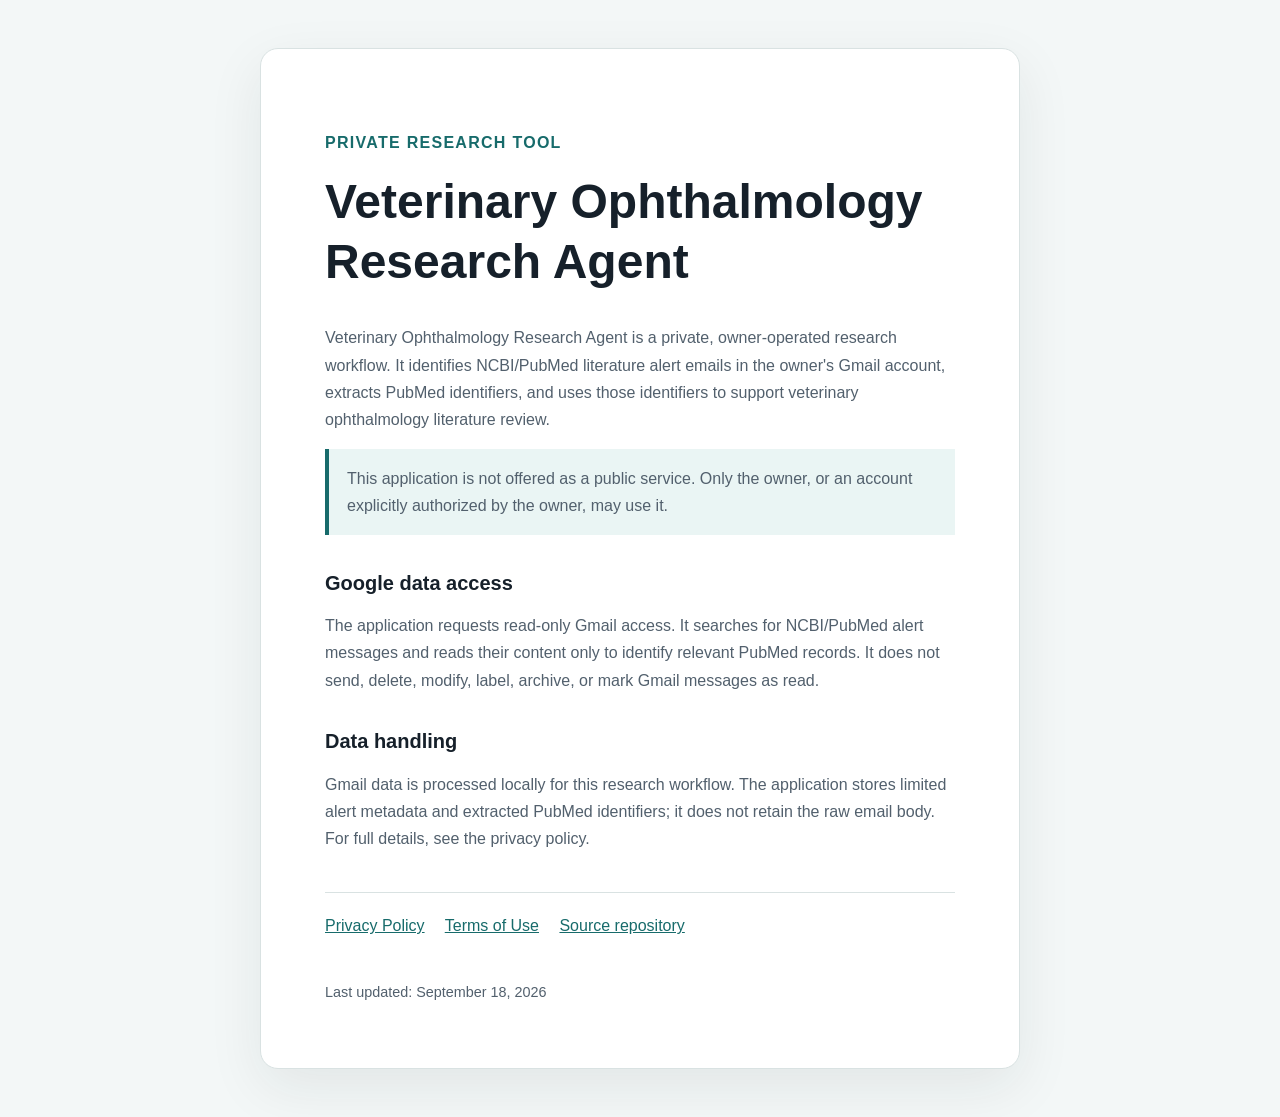
<file: index.html>
<!doctype html>
<html lang="en">
<head>
  <meta charset="utf-8">
  <meta name="viewport" content="width=device-width, initial-scale=1">
  <meta name="description" content="Veterinary Ophthalmology Research Agent is a private research workflow for identifying PubMed literature alerts received through Gmail.">
  <title>Veterinary Ophthalmology Research Agent</title>
  <link rel="stylesheet" href="/styles.css">
</head>
<body>
  <main>
    <p class="eyebrow">Private research tool</p>
    <h1>Veterinary Ophthalmology Research Agent</h1>
    <p>Veterinary Ophthalmology Research Agent is a private, owner-operated research workflow. It identifies NCBI/PubMed literature alert emails in the owner's Gmail account, extracts PubMed identifiers, and uses those identifiers to support veterinary ophthalmology literature review.</p>
    <p class="notice">This application is not offered as a public service. Only the owner, or an account explicitly authorized by the owner, may use it.</p>

    <h2>Google data access</h2>
    <p>The application requests read-only Gmail access. It searches for NCBI/PubMed alert messages and reads their content only to identify relevant PubMed records. It does not send, delete, modify, label, archive, or mark Gmail messages as read.</p>

    <h2>Data handling</h2>
    <p>Gmail data is processed locally for this research workflow. The application stores limited alert metadata and extracted PubMed identifiers; it does not retain the raw email body. For full details, see the privacy policy.</p>

    <nav aria-label="Legal">
      <a href="/privacy/">Privacy Policy</a>
      <a href="/terms/">Terms of Use</a>
      <a href="https://github.com/300yen/300yen.github.io">Source repository</a>
    </nav>
    <footer>Last updated: September 18, 2026</footer>
  </main>
</body>
</html>
</file>
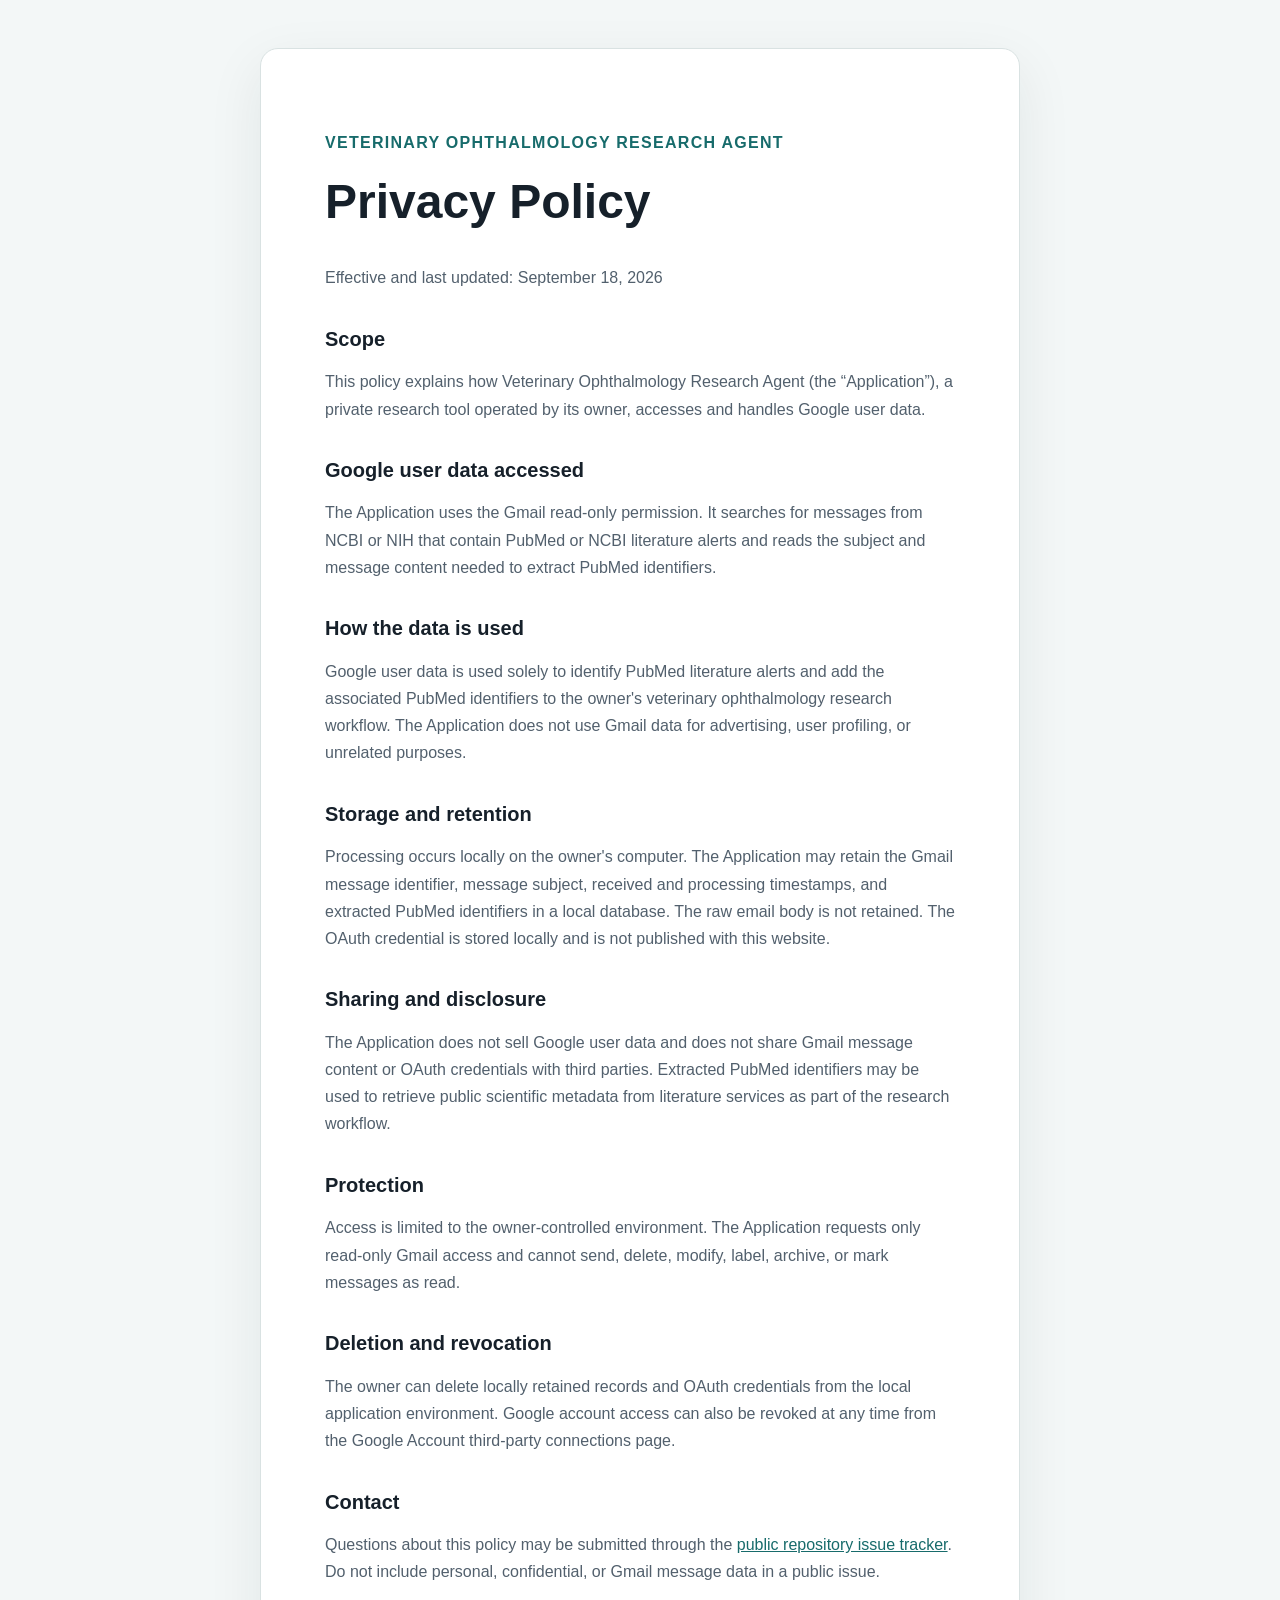
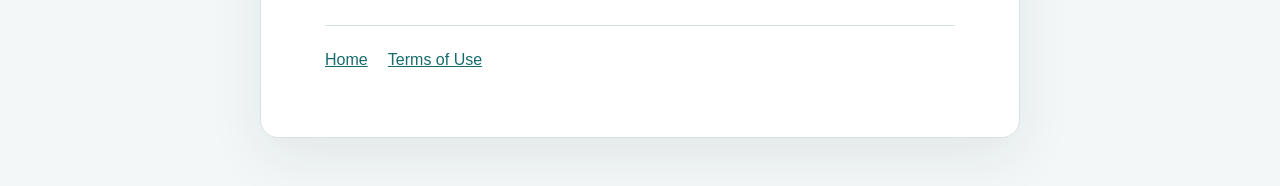
<file: privacy/index.html>
<!doctype html>
<html lang="en">
<head>
  <meta charset="utf-8">
  <meta name="viewport" content="width=device-width, initial-scale=1">
  <meta name="description" content="Privacy Policy for Veterinary Ophthalmology Research Agent.">
  <title>Privacy Policy — Veterinary Ophthalmology Research Agent</title>
  <link rel="stylesheet" href="/styles.css">
</head>
<body>
  <main>
    <p class="eyebrow">Veterinary Ophthalmology Research Agent</p>
    <h1>Privacy Policy</h1>
    <p>Effective and last updated: September 18, 2026</p>

    <h2>Scope</h2>
    <p>This policy explains how Veterinary Ophthalmology Research Agent (the “Application”), a private research tool operated by its owner, accesses and handles Google user data.</p>

    <h2>Google user data accessed</h2>
    <p>The Application uses the Gmail read-only permission. It searches for messages from NCBI or NIH that contain PubMed or NCBI literature alerts and reads the subject and message content needed to extract PubMed identifiers.</p>

    <h2>How the data is used</h2>
    <p>Google user data is used solely to identify PubMed literature alerts and add the associated PubMed identifiers to the owner's veterinary ophthalmology research workflow. The Application does not use Gmail data for advertising, user profiling, or unrelated purposes.</p>

    <h2>Storage and retention</h2>
    <p>Processing occurs locally on the owner's computer. The Application may retain the Gmail message identifier, message subject, received and processing timestamps, and extracted PubMed identifiers in a local database. The raw email body is not retained. The OAuth credential is stored locally and is not published with this website.</p>

    <h2>Sharing and disclosure</h2>
    <p>The Application does not sell Google user data and does not share Gmail message content or OAuth credentials with third parties. Extracted PubMed identifiers may be used to retrieve public scientific metadata from literature services as part of the research workflow.</p>

    <h2>Protection</h2>
    <p>Access is limited to the owner-controlled environment. The Application requests only read-only Gmail access and cannot send, delete, modify, label, archive, or mark messages as read.</p>

    <h2>Deletion and revocation</h2>
    <p>The owner can delete locally retained records and OAuth credentials from the local application environment. Google account access can also be revoked at any time from the Google Account third-party connections page.</p>

    <h2>Contact</h2>
    <p>Questions about this policy may be submitted through the <a href="https://github.com/300yen/300yen.github.io/issues">public repository issue tracker</a>. Do not include personal, confidential, or Gmail message data in a public issue.</p>

    <nav aria-label="Site navigation">
      <a href="/">Home</a>
      <a href="/terms/">Terms of Use</a>
    </nav>
  </main>
</body>
</html>
</file>
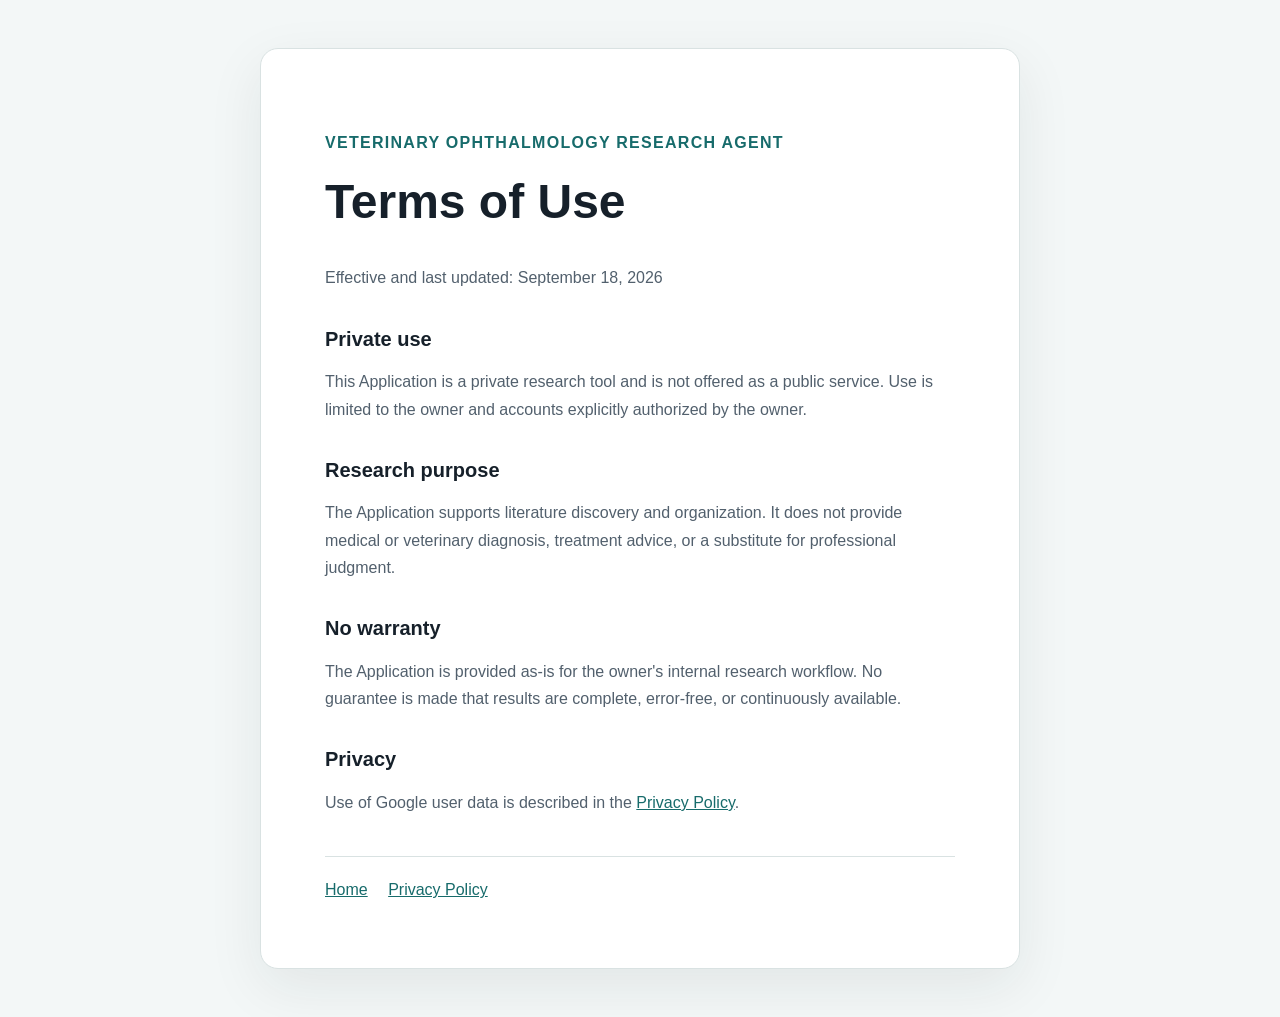
<file: terms/index.html>
<!doctype html>
<html lang="en">
<head>
  <meta charset="utf-8">
  <meta name="viewport" content="width=device-width, initial-scale=1">
  <meta name="description" content="Terms of Use for Veterinary Ophthalmology Research Agent.">
  <title>Terms of Use — Veterinary Ophthalmology Research Agent</title>
  <link rel="stylesheet" href="/styles.css">
</head>
<body>
  <main>
    <p class="eyebrow">Veterinary Ophthalmology Research Agent</p>
    <h1>Terms of Use</h1>
    <p>Effective and last updated: September 18, 2026</p>

    <h2>Private use</h2>
    <p>This Application is a private research tool and is not offered as a public service. Use is limited to the owner and accounts explicitly authorized by the owner.</p>

    <h2>Research purpose</h2>
    <p>The Application supports literature discovery and organization. It does not provide medical or veterinary diagnosis, treatment advice, or a substitute for professional judgment.</p>

    <h2>No warranty</h2>
    <p>The Application is provided as-is for the owner's internal research workflow. No guarantee is made that results are complete, error-free, or continuously available.</p>

    <h2>Privacy</h2>
    <p>Use of Google user data is described in the <a href="/privacy/">Privacy Policy</a>.</p>

    <nav aria-label="Site navigation">
      <a href="/">Home</a>
      <a href="/privacy/">Privacy Policy</a>
    </nav>
  </main>
</body>
</html>
</file>
<file: styles.css>
:root {
  color-scheme: light;
  --ink: #16202a;
  --muted: #52606d;
  --paper: #ffffff;
  --wash: #f3f7f7;
  --accent: #176b6b;
  --line: #d9e2e2;
}

* { box-sizing: border-box; }

body {
  margin: 0;
  color: var(--ink);
  background: var(--wash);
  font-family: -apple-system, BlinkMacSystemFont, "Segoe UI", sans-serif;
  line-height: 1.7;
}

main {
  width: min(760px, calc(100% - 32px));
  margin: 48px auto;
  padding: clamp(28px, 6vw, 64px);
  background: var(--paper);
  border: 1px solid var(--line);
  border-radius: 18px;
  box-shadow: 0 18px 55px rgba(22, 32, 42, 0.08);
}

h1, h2 { line-height: 1.25; }
h1 { margin-top: 0; font-size: clamp(2rem, 5vw, 3rem); }
h2 { margin-top: 2.2rem; font-size: 1.25rem; }
p, li { color: var(--muted); }
a { color: var(--accent); }
.eyebrow { color: var(--accent); font-weight: 700; letter-spacing: .08em; text-transform: uppercase; }
.notice { padding: 16px 18px; background: #eaf5f4; border-left: 4px solid var(--accent); }
nav { margin-top: 2.5rem; padding-top: 1.2rem; border-top: 1px solid var(--line); }
nav a { margin-right: 1rem; }
footer { margin-top: 2.5rem; font-size: .9rem; color: var(--muted); }
</file>
